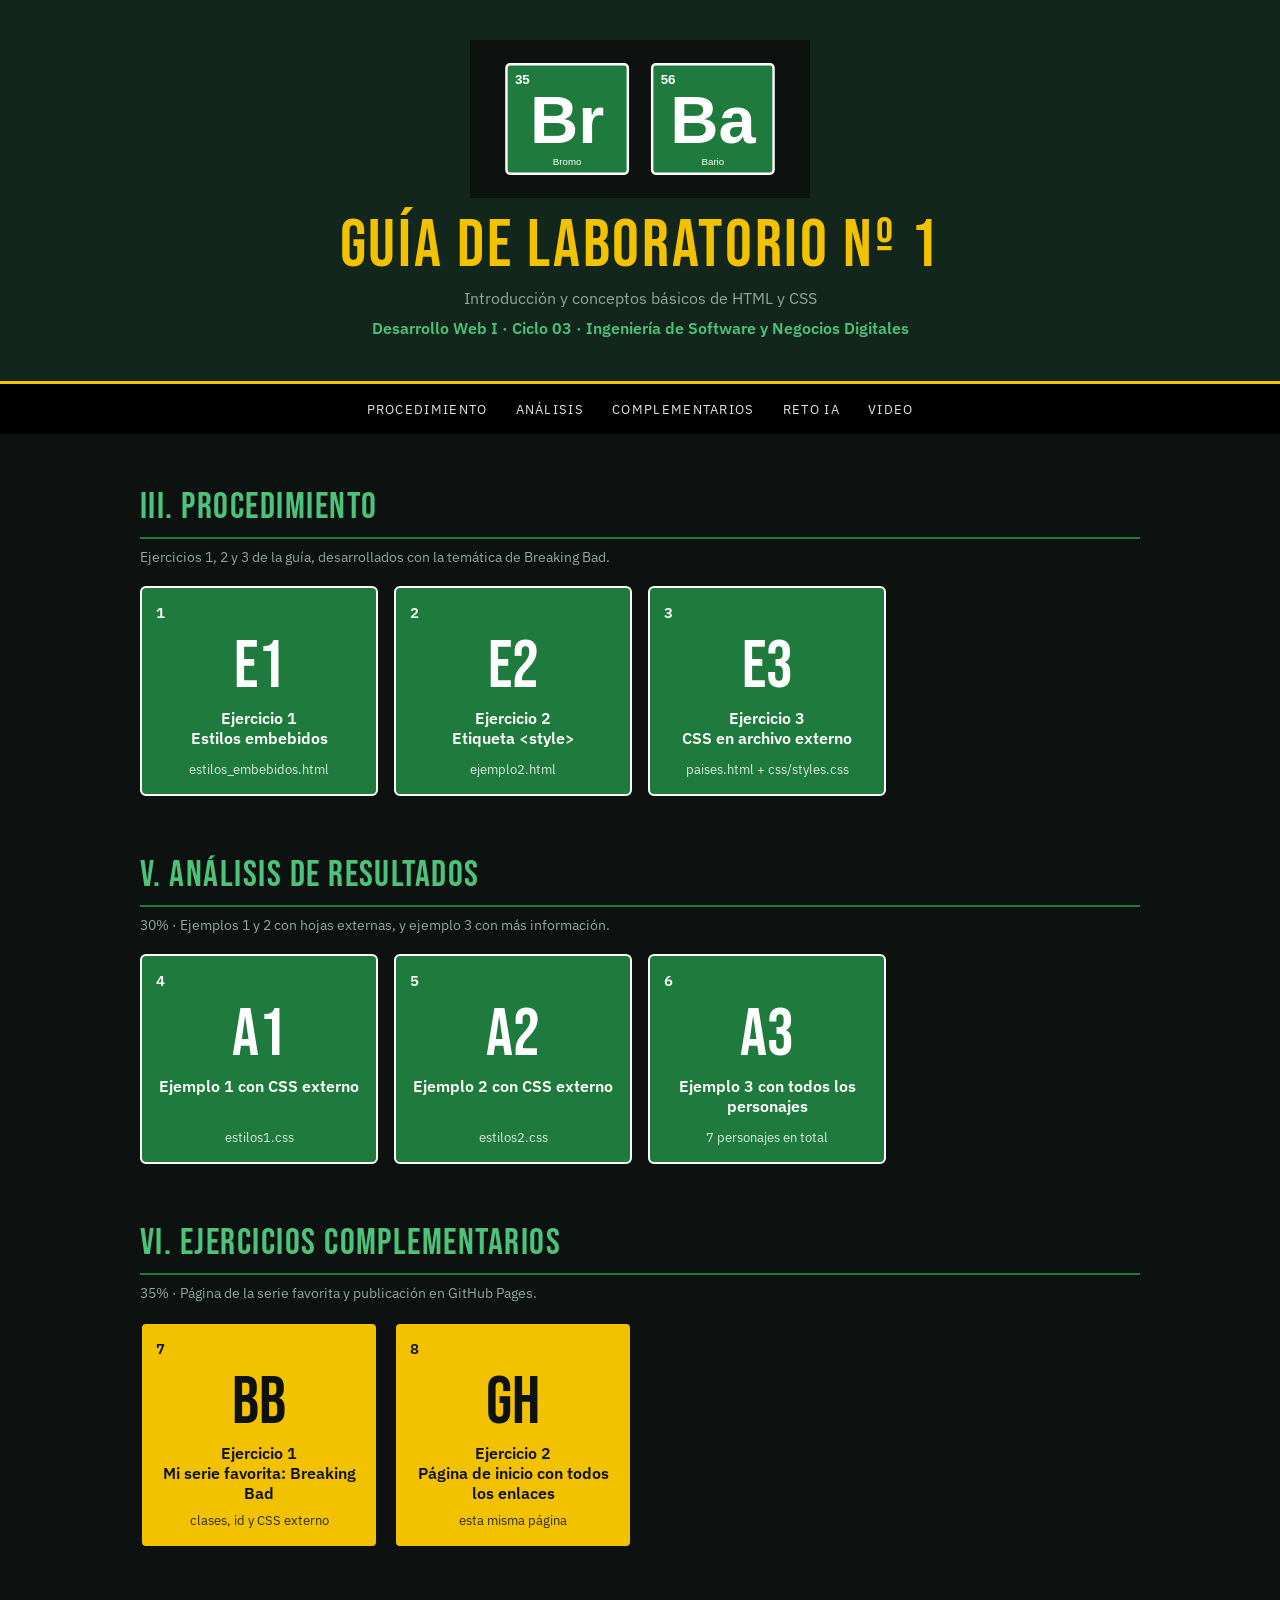
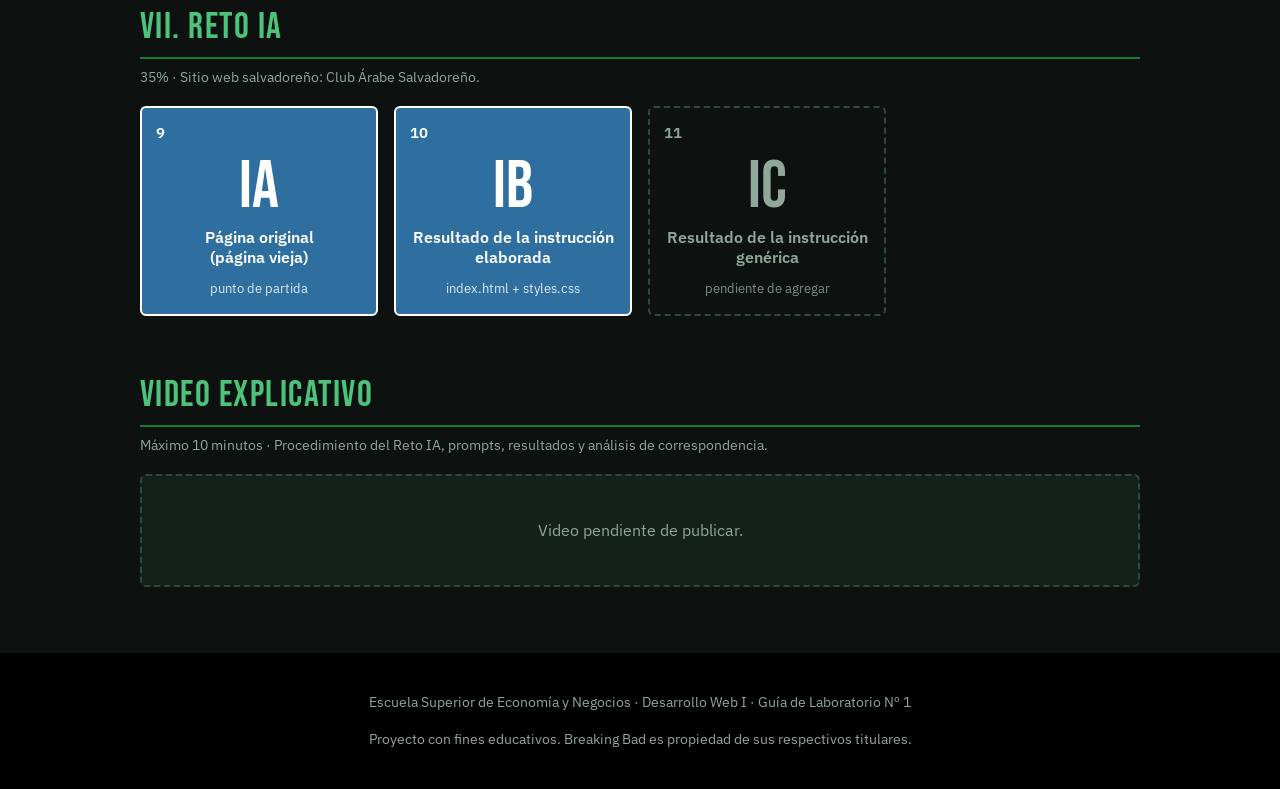
<file: index.html>
<!DOCTYPE html>
<html lang="es">
<head>
    <meta charset="UTF-8">
    <meta name="viewport" content="width=device-width, initial-scale=1.0">
    <title>Guía 1 | Desarrollo Web I | Breaking Bad</title>
    <meta name="description" content="Repositorio de la Guía de Laboratorio Nº 1 de Desarrollo Web I: ejercicios de HTML y CSS con tema Breaking Bad y Reto IA.">
    <link rel="preconnect" href="https://fonts.googleapis.com">
    <link rel="preconnect" href="https://fonts.gstatic.com" crossorigin>
    <link href="https://fonts.googleapis.com/css2?family=Bebas+Neue&family=IBM+Plex+Sans:wght@400;600&display=swap" rel="stylesheet">
    <link rel="stylesheet" href="assets/css/portal.css">
</head>
<body id="top">

    <header class="hero">
        <div class="wrap">
            <img src="assets/img/breaking-bad-logo.svg" alt="Logo Br Ba de Breaking Bad">
            <h1>Guía de Laboratorio Nº 1</h1>
            <p>Introducción y conceptos básicos de HTML y CSS</p>
            <p class="materia">Desarrollo Web I · Ciclo 03 · Ingeniería de Software y Negocios Digitales</p>
        </div>
    </header>

    <nav class="indice" aria-label="Índice">
        <a href="#procedimiento">Procedimiento</a>
        <a href="#analisis">Análisis</a>
        <a href="#complementarios">Complementarios</a>
        <a href="#reto-ia">Reto IA</a>
        <a href="#video">Video</a>
    </nav>

    <main class="wrap">

        <!-- III. PROCEDIMIENTO -->
        <section id="procedimiento" class="grupo">
            <h2>III. Procedimiento</h2>
            <p class="peso">Ejercicios 1, 2 y 3 de la guía, desarrollados con la temática de Breaking Bad.</p>
            <div class="elementos">
                <a class="elemento" href="guia1/ejercicio1/estilos_embebidos.html">
                    <span class="num">1</span>
                    <span class="simbolo">E1</span>
                    <span class="nombre">Ejercicio 1<br>Estilos embebidos</span>
                    <span class="detalle">estilos_embebidos.html</span>
                </a>
                <a class="elemento" href="guia1/ejercicio2/ejemplo2.html">
                    <span class="num">2</span>
                    <span class="simbolo">E2</span>
                    <span class="nombre">Ejercicio 2<br>Etiqueta &lt;style&gt;</span>
                    <span class="detalle">ejemplo2.html</span>
                </a>
                <a class="elemento" href="guia1/ejercicio3/paises.html">
                    <span class="num">3</span>
                    <span class="simbolo">E3</span>
                    <span class="nombre">Ejercicio 3<br>CSS en archivo externo</span>
                    <span class="detalle">paises.html + css/styles.css</span>
                </a>
            </div>
        </section>

        <!-- V. ANÁLISIS DE RESULTADOS -->
        <section id="analisis" class="grupo">
            <h2>V. Análisis de resultados</h2>
            <p class="peso">30% · Ejemplos 1 y 2 con hojas externas, y ejemplo 3 con más información.</p>
            <div class="elementos">
                <a class="elemento" href="guia1/ejercicio1/estilos_externos.html">
                    <span class="num">4</span>
                    <span class="simbolo">A1</span>
                    <span class="nombre">Ejemplo 1 con CSS externo</span>
                    <span class="detalle">estilos1.css</span>
                </a>
                <a class="elemento" href="guia1/ejercicio2/ejemplo2_externo.html">
                    <span class="num">5</span>
                    <span class="simbolo">A2</span>
                    <span class="nombre">Ejemplo 2 con CSS externo</span>
                    <span class="detalle">estilos2.css</span>
                </a>
                <a class="elemento" href="guia1/ejercicio3/paises.html#personajes-restantes">
                    <span class="num">6</span>
                    <span class="simbolo">A3</span>
                    <span class="nombre">Ejemplo 3 con todos los personajes</span>
                    <span class="detalle">7 personajes en total</span>
                </a>
            </div>
        </section>

        <!-- VI. EJERCICIOS COMPLEMENTARIOS -->
        <section id="complementarios" class="grupo">
            <h2>VI. Ejercicios complementarios</h2>
            <p class="peso">35% · Página de la serie favorita y publicación en GitHub Pages.</p>
            <div class="elementos">
                <a class="elemento amarillo" href="guia1/complementario/index.html">
                    <span class="num">7</span>
                    <span class="simbolo">Bb</span>
                    <span class="nombre">Ejercicio 1<br>Mi serie favorita: Breaking Bad</span>
                    <span class="detalle">clases, id y CSS externo</span>
                </a>
                <a class="elemento amarillo" href="#top">
                    <span class="num">8</span>
                    <span class="simbolo">Gh</span>
                    <span class="nombre">Ejercicio 2<br>Página de inicio con todos los enlaces</span>
                    <span class="detalle">esta misma página</span>
                </a>
            </div>
        </section>

        <!-- VII. RETO IA -->
        <section id="reto-ia" class="grupo">
            <h2>VII. Reto IA</h2>
            <p class="peso">35% · Sitio web salvadoreño: Club Árabe Salvadoreño.</p>
            <div class="elementos">
                <a class="elemento azul" href="reto-ia/pagina-vieja/index.html">
                    <span class="num">9</span>
                    <span class="simbolo">Ia</span>
                    <span class="nombre">Página original<br>(página vieja)</span>
                    <span class="detalle">punto de partida</span>
                </a>
                <a class="elemento azul" href="reto-ia/index.html">
                    <span class="num">10</span>
                    <span class="simbolo">Ib</span>
                    <span class="nombre">Resultado de la instrucción elaborada</span>
                    <span class="detalle">index.html + styles.css</span>
                </a>
                <div class="elemento pendiente">
                    <span class="num">11</span>
                    <span class="simbolo">Ic</span>
                    <span class="nombre">Resultado de la instrucción genérica</span>
                    <span class="detalle">pendiente de agregar</span>
                </div>
            </div>
        </section>

        <!-- Video explicativo -->
        <section id="video" class="grupo">
            <h2>Video explicativo</h2>
            <p class="peso">Máximo 10 minutos · Procedimiento del Reto IA, prompts, resultados y análisis de correspondencia.</p>
            <div class="video-caja">
                <p>Video pendiente de publicar.</p>
                <!-- Cuando el video esté en YouTube, reemplazar este bloque por:
                <iframe src="https://www.youtube.com/embed/ID_DEL_VIDEO" title="Video explicativo del Reto IA" allowfullscreen></iframe>
                -->
            </div>
        </section>

    </main>

    <footer>
        <p>Escuela Superior de Economía y Negocios · Desarrollo Web I · Guía de Laboratorio Nº 1</p>
        <p>Proyecto con fines educativos. Breaking Bad es propiedad de sus respectivos titulares.</p>
    </footer>

</body>
</html>
</file>
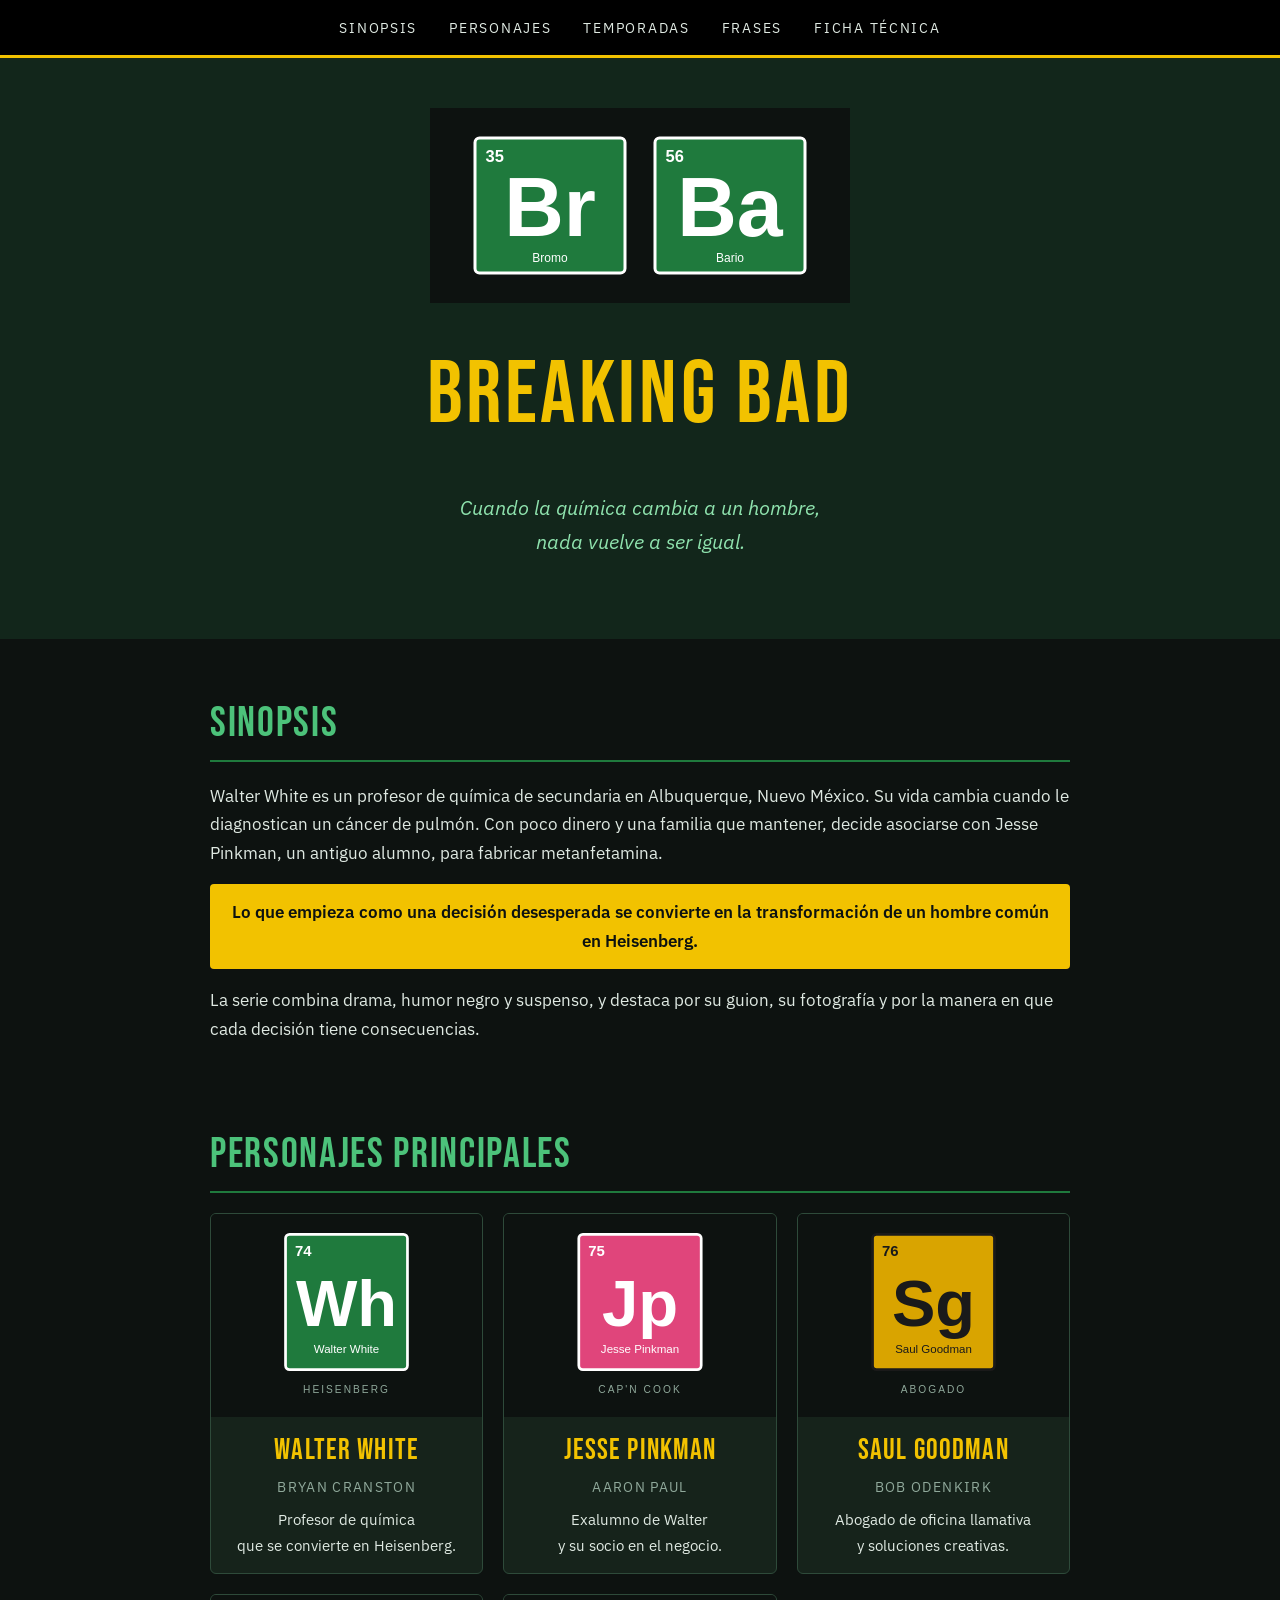
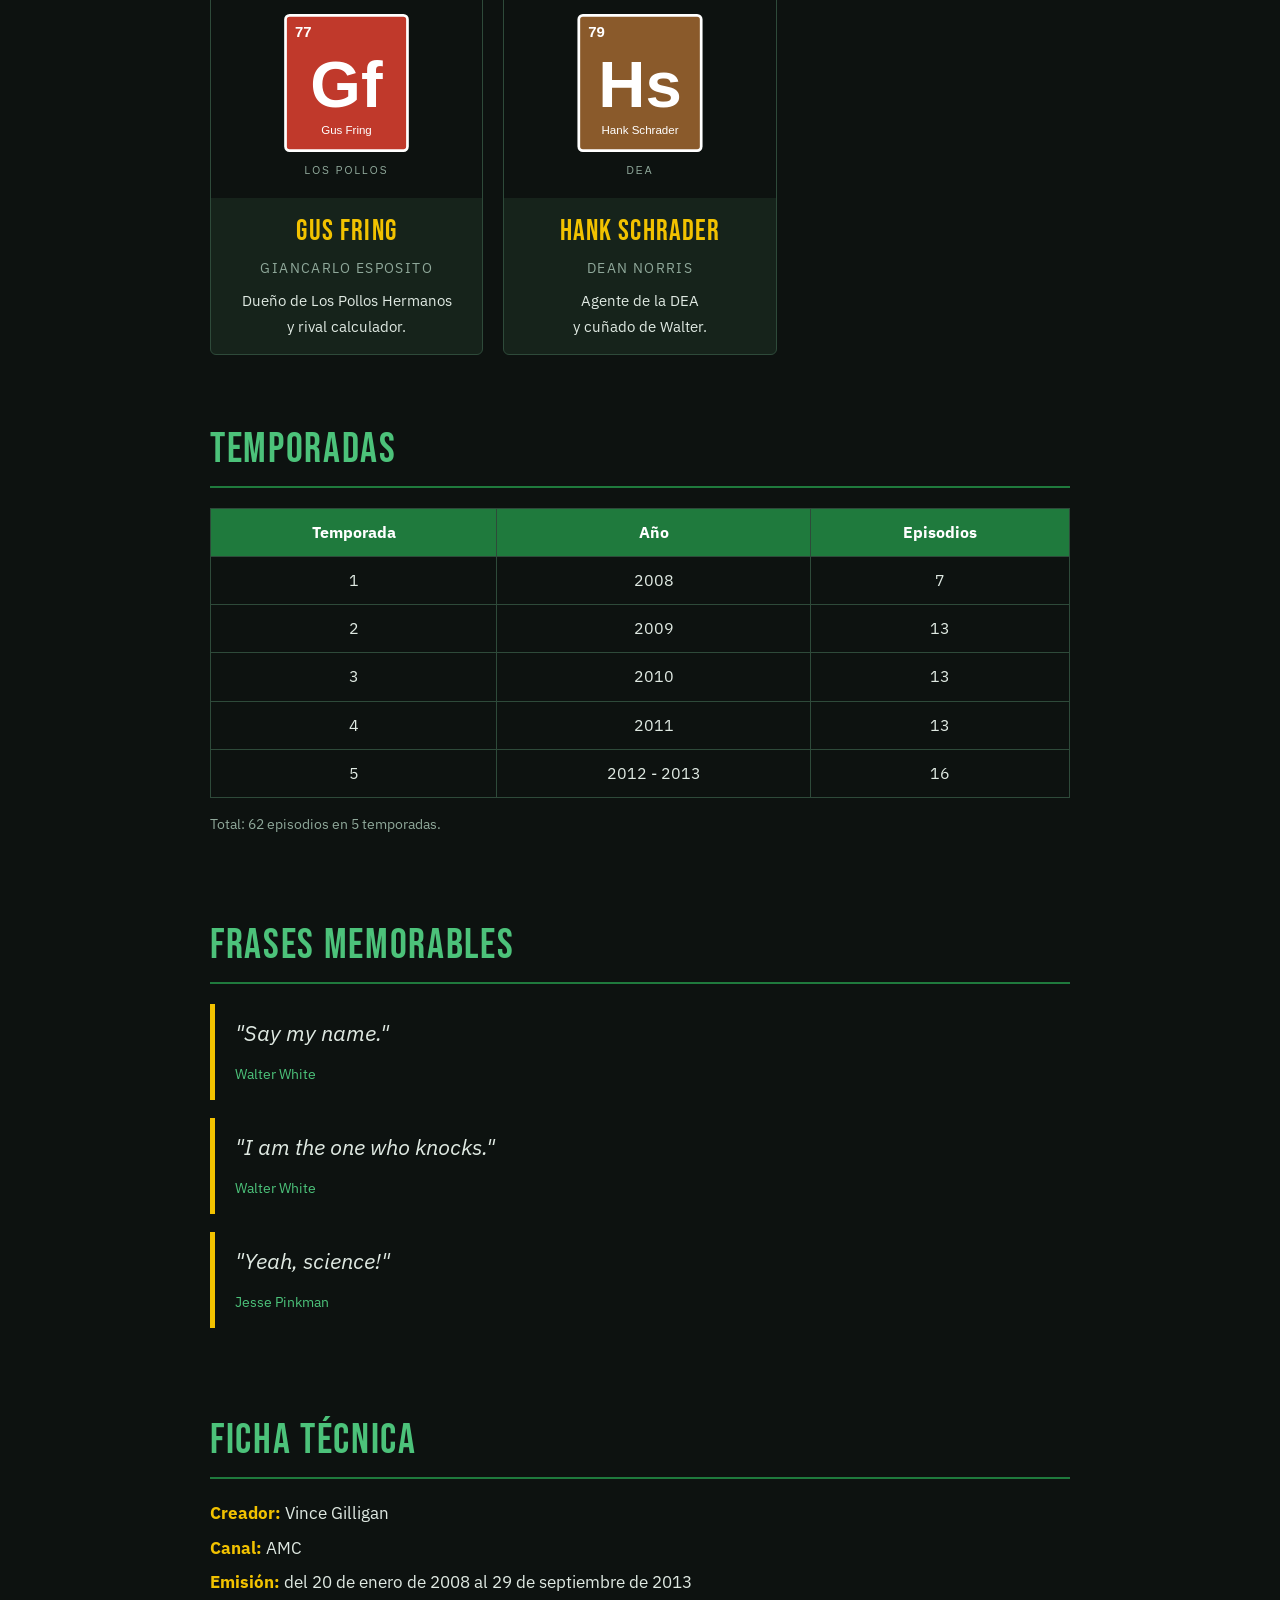
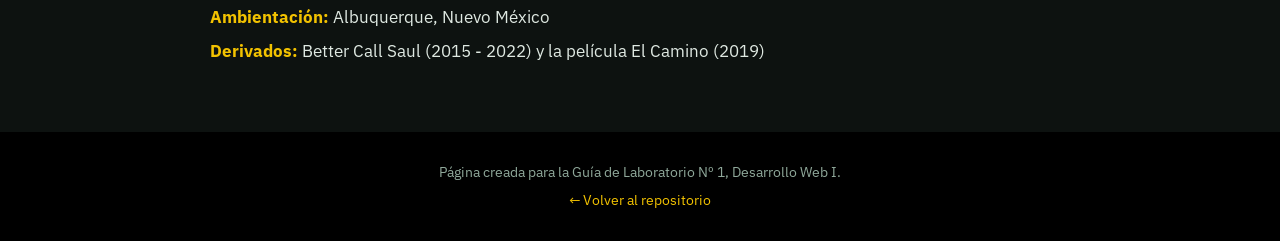
<file: guia1/complementario/index.html>
<!DOCTYPE html>
<html lang="es">
<head>
    <meta charset="UTF-8">
    <meta name="viewport" content="width=device-width, initial-scale=1.0">
    <title>Breaking Bad | Mi serie favorita</title>
    <link rel="preconnect" href="https://fonts.googleapis.com">
    <link rel="preconnect" href="https://fonts.gstatic.com" crossorigin>
    <link href="https://fonts.googleapis.com/css2?family=Bebas+Neue&family=IBM+Plex+Sans:wght@400;600&display=swap" rel="stylesheet">
    <!-- Hoja de estilo externa -->
    <link rel="stylesheet" href="css/serie.css">
</head>
<body>

    <!-- Menú (los enlaces usan los id de cada sección) -->
    <nav class="menu">
        <a href="#sinopsis">Sinopsis</a>
        <a href="#personajes">Personajes</a>
        <a href="#temporadas">Temporadas</a>
        <a href="#frases">Frases</a>
        <a href="#ficha">Ficha técnica</a>
    </nav>

    <header id="inicio" class="portada">
        <img src="../../assets/img/breaking-bad-logo.svg" alt="Logo Br Ba de Breaking Bad" class="portada-logo">
        <h1 class="titulo-serie">Breaking Bad</h1>
        <p class="lema">Cuando la química cambia a un hombre,<br>nada vuelve a ser igual.</p>
    </header>

    <main>

        <section id="sinopsis" class="bloque">
            <h2 class="titulo-seccion">Sinopsis</h2>
            <p>Walter White es un profesor de química de secundaria en Albuquerque, Nuevo México. Su vida cambia cuando le diagnostican un cáncer de pulmón. Con poco dinero y una familia que mantener, decide asociarse con Jesse Pinkman, un antiguo alumno, para fabricar metanfetamina.</p>
            <p id="destacado">Lo que empieza como una decisión desesperada se convierte en la transformación de un hombre común en Heisenberg.</p>
            <p>La serie combina drama, humor negro y suspenso, y destaca por su guion, su fotografía y por la manera en que cada decisión tiene consecuencias.</p>
        </section>

        <section id="personajes" class="bloque">
            <h2 class="titulo-seccion">Personajes principales</h2>
            <div class="tarjetas">

                <article class="tarjeta">
                    <img src="../../assets/img/walter-white.svg" alt="Walter White" class="foto">
                    <h3 class="nombre">Walter White</h3>
                    <p class="actor">Bryan Cranston</p>
                    <p class="descripcion">Profesor de química<br>que se convierte en Heisenberg.</p>
                </article>

                <article class="tarjeta">
                    <img src="../../assets/img/jesse-pinkman.svg" alt="Jesse Pinkman" class="foto">
                    <h3 class="nombre">Jesse Pinkman</h3>
                    <p class="actor">Aaron Paul</p>
                    <p class="descripcion">Exalumno de Walter<br>y su socio en el negocio.</p>
                </article>

                <article class="tarjeta">
                    <img src="../../assets/img/saul-goodman.svg" alt="Saul Goodman" class="foto">
                    <h3 class="nombre">Saul Goodman</h3>
                    <p class="actor">Bob Odenkirk</p>
                    <p class="descripcion">Abogado de oficina llamativa<br>y soluciones creativas.</p>
                </article>

                <article class="tarjeta">
                    <img src="../../assets/img/gus-fring.svg" alt="Gus Fring" class="foto">
                    <h3 class="nombre">Gus Fring</h3>
                    <p class="actor">Giancarlo Esposito</p>
                    <p class="descripcion">Dueño de Los Pollos Hermanos<br>y rival calculador.</p>
                </article>

                <article class="tarjeta">
                    <img src="../../assets/img/hank-schrader.svg" alt="Hank Schrader" class="foto">
                    <h3 class="nombre">Hank Schrader</h3>
                    <p class="actor">Dean Norris</p>
                    <p class="descripcion">Agente de la DEA<br>y cuñado de Walter.</p>
                </article>

            </div>
        </section>

        <section id="temporadas" class="bloque">
            <h2 class="titulo-seccion">Temporadas</h2>
            <table class="tabla-temporadas">
                <thead>
                    <tr>
                        <th>Temporada</th>
                        <th>Año</th>
                        <th>Episodios</th>
                    </tr>
                </thead>
                <tbody>
                    <tr><td>1</td><td>2008</td><td>7</td></tr>
                    <tr><td>2</td><td>2009</td><td>13</td></tr>
                    <tr><td>3</td><td>2010</td><td>13</td></tr>
                    <tr><td>4</td><td>2011</td><td>13</td></tr>
                    <tr><td>5</td><td>2012 - 2013</td><td>16</td></tr>
                </tbody>
            </table>
            <p class="nota">Total: 62 episodios en 5 temporadas.</p>
        </section>

        <section id="frases" class="bloque">
            <h2 class="titulo-seccion">Frases memorables</h2>
            <blockquote class="frase">"Say my name."<br><span class="autor-frase">Walter White</span></blockquote>
            <blockquote class="frase">"I am the one who knocks."<br><span class="autor-frase">Walter White</span></blockquote>
            <blockquote class="frase">"Yeah, science!"<br><span class="autor-frase">Jesse Pinkman</span></blockquote>
        </section>

        <section id="ficha" class="bloque">
            <h2 class="titulo-seccion">Ficha técnica</h2>
            <p class="dato"><strong>Creador:</strong> Vince Gilligan</p>
            <p class="dato"><strong>Canal:</strong> AMC</p>
            <p class="dato"><strong>Emisión:</strong> del 20 de enero de 2008 al 29 de septiembre de 2013</p>
            <p class="dato"><strong>Ambientación:</strong> Albuquerque, Nuevo México</p>
            <p class="dato"><strong>Derivados:</strong> Better Call Saul (2015 - 2022) y la película El Camino (2019)</p>
        </section>

    </main>

    <footer class="pie">
        <p>Página creada para la Guía de Laboratorio Nº 1, Desarrollo Web I.</p>
        <p><a href="../../index.html">← Volver al repositorio</a></p>
    </footer>

</body>
</html>
</file>
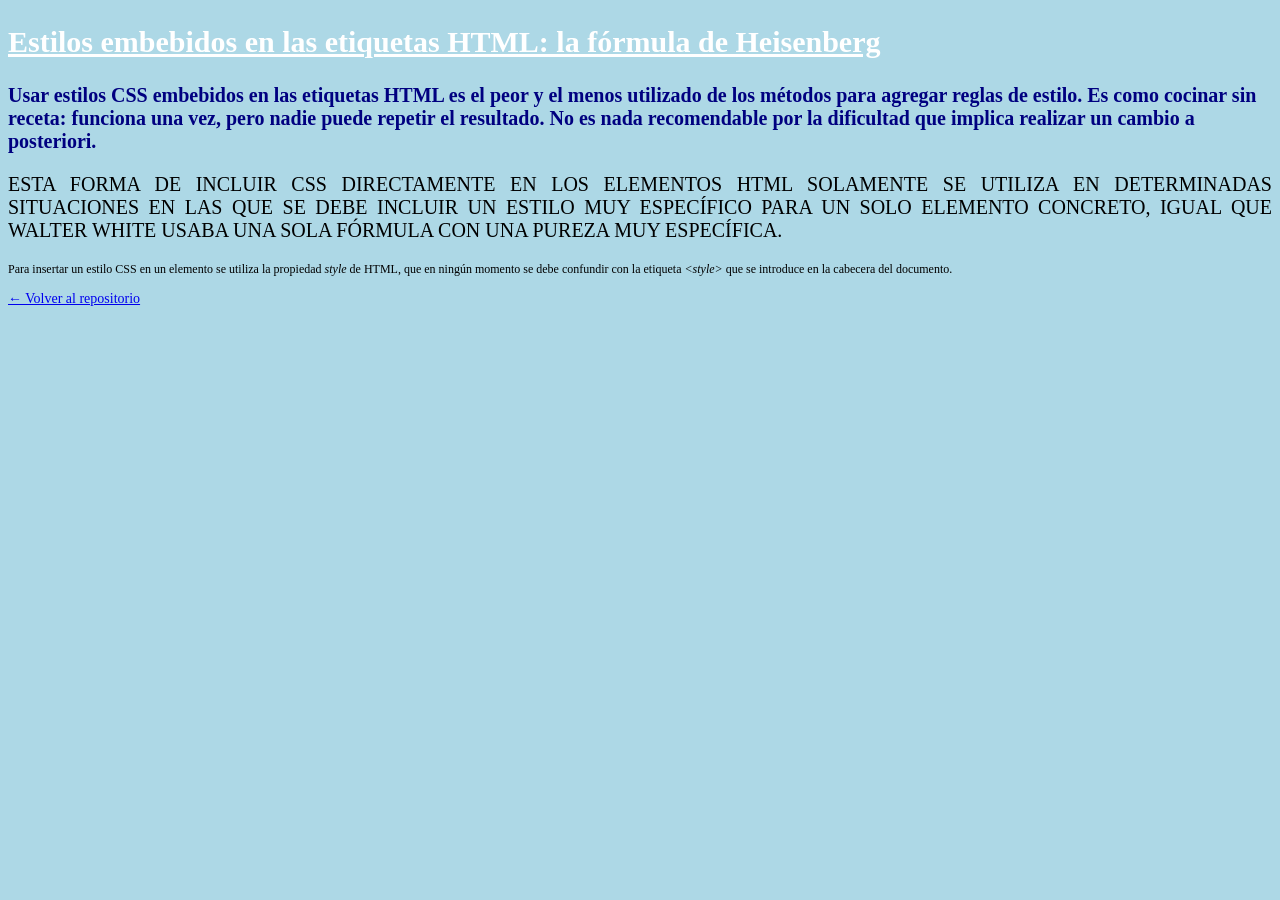
<file: guia1/ejercicio1/estilos_embebidos.html>
<!DOCTYPE html>
<html lang="es">
<head>
    <meta charset="UTF-8">
    <meta name="viewport" content="width=device-width, initial-scale=1.0">
    <title>Estilos Embebidos</title>
</head>

<!-- Paso 8: fondo celeste mediante el atributo style del body -->
<body style="background-color: lightblue">

    <!-- Pasos 10 a 15: todos los estilos van embebidos en las etiquetas -->
    <div style="font-size:20px;">

        <!-- Paso 12: h2 con letra blanca -->
        <h2 style="text-decoration: underline; color: white;">Estilos embebidos en las etiquetas HTML: la fórmula de Heisenberg</h2>

        <!-- Paso 13: primer párrafo en negrita -->
        <p style="color:navy; font-weight: bold;">Usar estilos CSS embebidos en las etiquetas HTML es el peor y el menos utilizado de los métodos para agregar reglas de estilo. Es como cocinar sin receta: funciona una vez, pero nadie puede repetir el resultado. No es nada recomendable por la dificultad que implica realizar un cambio a posteriori.</p>

        <!-- Paso 14: segundo párrafo en mayúsculas (guía) y justificado -->
        <p style="text-transform: uppercase; text-align: justify;">Esta forma de incluir CSS directamente en los elementos HTML solamente se utiliza en determinadas situaciones en las que se debe incluir un estilo muy específico para un solo elemento concreto, igual que Walter White usaba una sola fórmula con una pureza muy específica.</p>

        <!-- Paso 15: tercer párrafo con tamaño de 12 píxeles -->
        <p style="font-size: 12px;">Para insertar un estilo CSS en un elemento se utiliza la propiedad <span style="font-style: italic;">style</span> de HTML, que en ningún momento se debe confundir con la etiqueta <span style="font-style: italic;">&lt;style&gt;</span> que se introduce en la cabecera del documento.</p>

    </div>

    <p style="font-size:14px;"><a href="../../index.html">← Volver al repositorio</a></p>
</body>
</html>
</file>
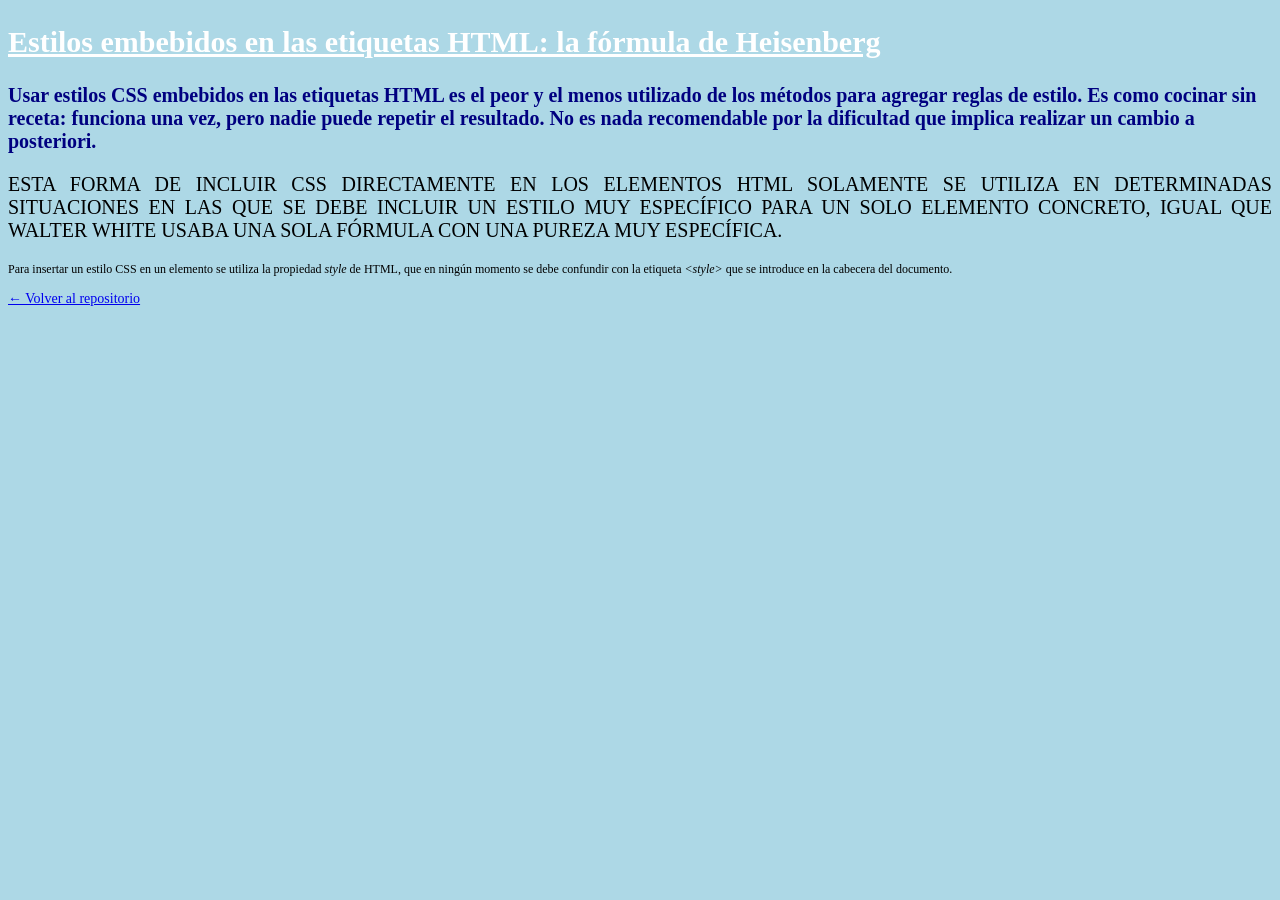
<file: guia1/ejercicio1/estilos_externos.html>
<!DOCTYPE html>
<html lang="es">
<head>
    <meta charset="UTF-8">
    <meta name="viewport" content="width=device-width, initial-scale=1.0">
    <title>Estilos Embebidos (versión con CSS externo)</title>
    <link rel="stylesheet" href="estilos1.css">
</head>

<body>
    <div class="contenedor">

        <h2>Estilos embebidos en las etiquetas HTML: la fórmula de Heisenberg</h2>

        <p class="negrita">Usar estilos CSS embebidos en las etiquetas HTML es el peor y el menos utilizado de los métodos para agregar reglas de estilo. Es como cocinar sin receta: funciona una vez, pero nadie puede repetir el resultado. No es nada recomendable por la dificultad que implica realizar un cambio a posteriori.</p>

        <p class="mayusculas">Esta forma de incluir CSS directamente en los elementos HTML solamente se utiliza en determinadas situaciones en las que se debe incluir un estilo muy específico para un solo elemento concreto, igual que Walter White usaba una sola fórmula con una pureza muy específica.</p>

        <p class="pequeno">Para insertar un estilo CSS en un elemento se utiliza la propiedad <span class="cursiva">style</span> de HTML, que en ningún momento se debe confundir con la etiqueta <span class="cursiva">&lt;style&gt;</span> que se introduce en la cabecera del documento.</p>

    </div>

    <p class="volver"><a href="../../index.html">← Volver al repositorio</a></p>
</body>
</html>
</file>
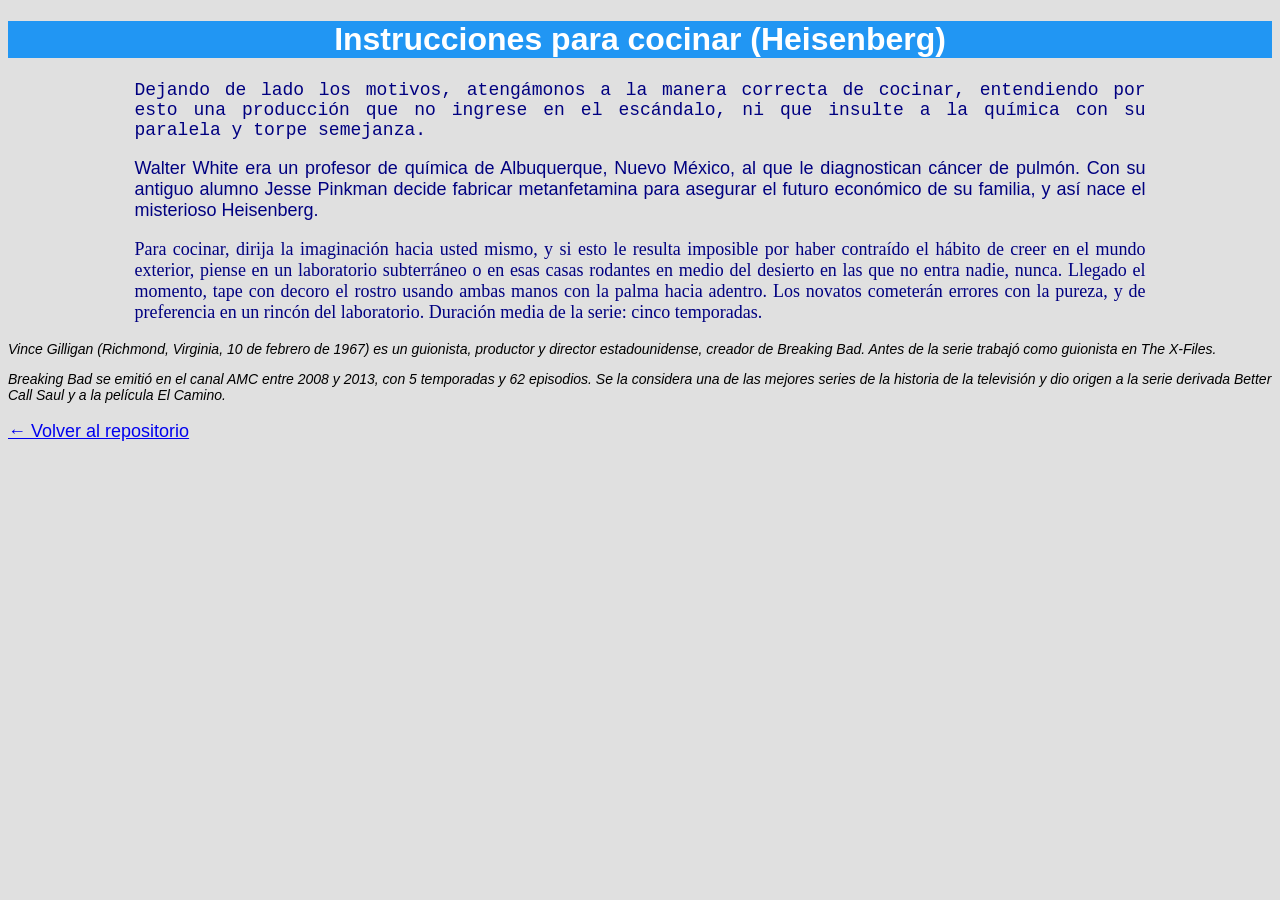
<file: guia1/ejercicio2/ejemplo2.html>
<!DOCTYPE html>
<html lang="es">
<head>
    <meta charset="UTF-8">
    <meta name="viewport" content="width=device-width, initial-scale=1.0">
    <title>Usando la etiqueta style</title>
    <style>
        /* Paso 6: fondo gris claro y tipografía Arial / sans-serif para todo el sitio */
        body {
            background-color: #E0E0E0;
            font-family: Arial, sans-serif;
        }
        
        /* Paso 7: encabezado h1 con fondo azul, letra blanca y centrado */
        h1 {
            background-color: #2196F3;
            color: white;
            text-align: center;
        }
        
        /* Paso 8: div "contenido" centrado y ocupando el 80% de la pantalla */
        div.contenido {
            margin: 0 auto; /* centrando la caja */
            width: 80%;
        }
        
        /* Paso 9: texto de los párrafos con 18 píxeles */
        p {
            font-size: 18px;
        }
        
        /* Paso 10: elementos con clase "cuento" en color navy y justificado */
        .cuento {
            color: navy;
            text-align: justify;
        }
        
        /* Paso 11: una tipografía distinta para cada párrafo del contenido */
        .parrafo1 {
            font-family: "Courier New", monospace;
        }
        
        .parrafo2 {
            font-family: Verdana, Geneva, sans-serif;
        }
        
        .parrafo3 {
            font-family: Georgia, "Times New Roman", Times, serif;
        }
        
        /* Paso 12: todo el div "autor" en cursiva y sus párrafos a 14px */
        div.autor {
            font-style: italic;
        }
        
        p.gilligan {
            font-size: 14px;
        }
    </style>
</head>
<body>
    <h1>Instrucciones para cocinar (Heisenberg)</h1>
    <div class="contenido">
        <p class="cuento parrafo1">Dejando de lado los motivos, atengámonos a la manera correcta de cocinar, entendiendo por esto una producción que no ingrese en el escándalo, ni que insulte a la química con su paralela y torpe semejanza.</p>

        <p class="cuento parrafo2">Walter White era un profesor de química de Albuquerque, Nuevo México, al que le diagnostican cáncer de pulmón. Con su antiguo alumno Jesse Pinkman decide fabricar metanfetamina para asegurar el futuro económico de su familia, y así nace el misterioso Heisenberg.</p>

        <p class="cuento parrafo3">Para cocinar, dirija la imaginación hacia usted mismo, y si esto le resulta imposible por haber contraído el hábito de creer en el mundo exterior, piense en un laboratorio subterráneo o en esas casas rodantes en medio del desierto en las que no entra nadie, nunca. Llegado el momento, tape con decoro el rostro usando ambas manos con la palma hacia adentro. Los novatos cometerán errores con la pureza, y de preferencia en un rincón del laboratorio. Duración media de la serie: cinco temporadas.</p>
    </div>

    <div class="autor">
        <p class="gilligan">Vince Gilligan (Richmond, Virginia, 10 de febrero de 1967) es un guionista, productor y director estadounidense, creador de Breaking Bad. Antes de la serie trabajó como guionista en The X-Files.</p>
        <p class="gilligan">Breaking Bad se emitió en el canal AMC entre 2008 y 2013, con 5 temporadas y 62 episodios. Se la considera una de las mejores series de la historia de la televisión y dio origen a la serie derivada Better Call Saul y a la película El Camino.</p>
    </div>

    <p><a href="../../index.html">← Volver al repositorio</a></p>
</body>
</html>
</file>
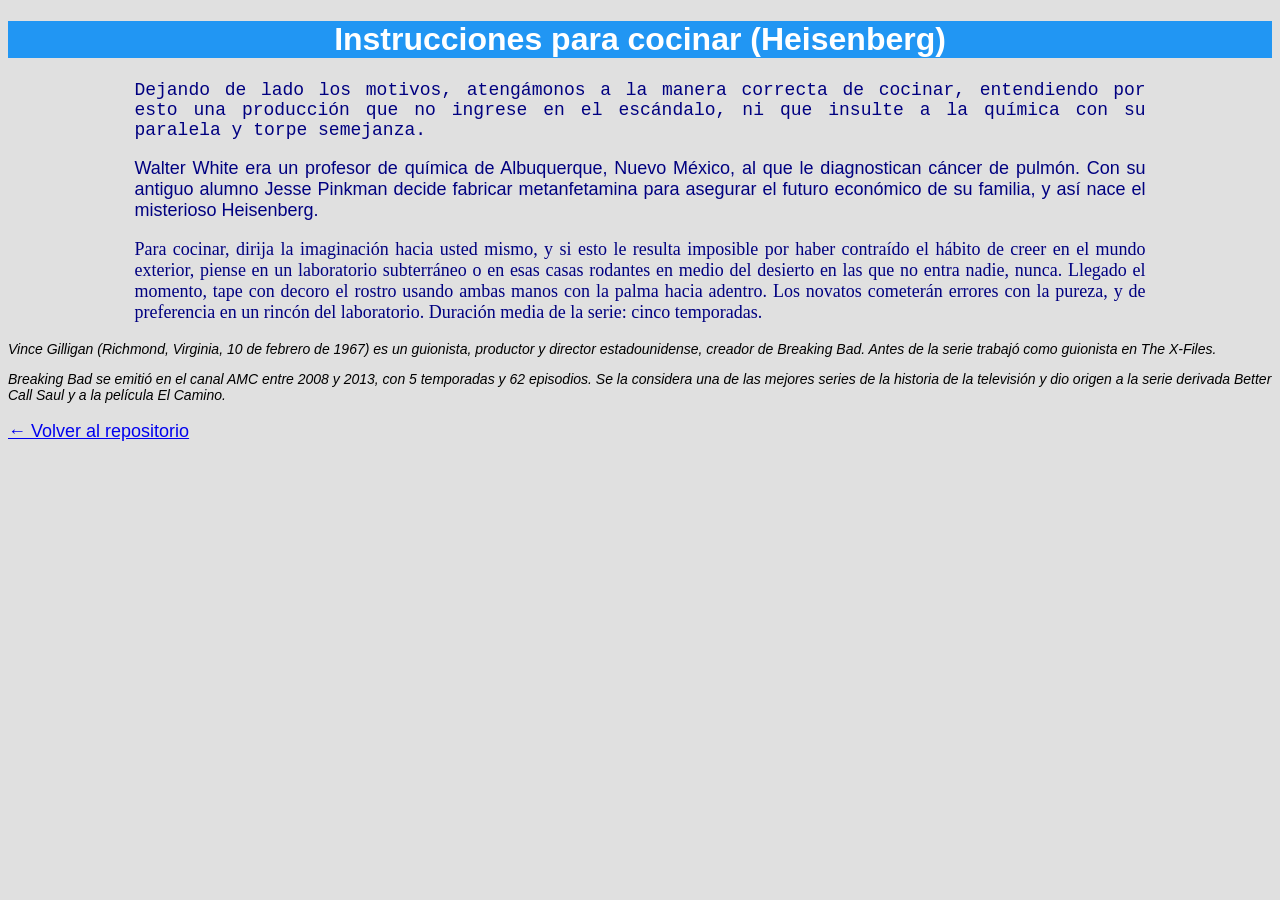
<file: guia1/ejercicio2/ejemplo2_externo.html>
<!DOCTYPE html>
<html lang="es">
<head>
    <meta charset="UTF-8">
    <meta name="viewport" content="width=device-width, initial-scale=1.0">
    <title>Usando una hoja de estilo externa</title>
    <link rel="stylesheet" href="estilos2.css">
</head>
<body>
    <h1>Instrucciones para cocinar (Heisenberg)</h1>
    <div class="contenido">
        <p class="cuento parrafo1">Dejando de lado los motivos, atengámonos a la manera correcta de cocinar, entendiendo por esto una producción que no ingrese en el escándalo, ni que insulte a la química con su paralela y torpe semejanza.</p>

        <p class="cuento parrafo2">Walter White era un profesor de química de Albuquerque, Nuevo México, al que le diagnostican cáncer de pulmón. Con su antiguo alumno Jesse Pinkman decide fabricar metanfetamina para asegurar el futuro económico de su familia, y así nace el misterioso Heisenberg.</p>

        <p class="cuento parrafo3">Para cocinar, dirija la imaginación hacia usted mismo, y si esto le resulta imposible por haber contraído el hábito de creer en el mundo exterior, piense en un laboratorio subterráneo o en esas casas rodantes en medio del desierto en las que no entra nadie, nunca. Llegado el momento, tape con decoro el rostro usando ambas manos con la palma hacia adentro. Los novatos cometerán errores con la pureza, y de preferencia en un rincón del laboratorio. Duración media de la serie: cinco temporadas.</p>
    </div>

    <div class="autor">
        <p class="gilligan">Vince Gilligan (Richmond, Virginia, 10 de febrero de 1967) es un guionista, productor y director estadounidense, creador de Breaking Bad. Antes de la serie trabajó como guionista en The X-Files.</p>
        <p class="gilligan">Breaking Bad se emitió en el canal AMC entre 2008 y 2013, con 5 temporadas y 62 episodios. Se la considera una de las mejores series de la historia de la televisión y dio origen a la serie derivada Better Call Saul y a la película El Camino.</p>
    </div>

    <p><a href="../../index.html">← Volver al repositorio</a></p>
</body>
</html>
</file>
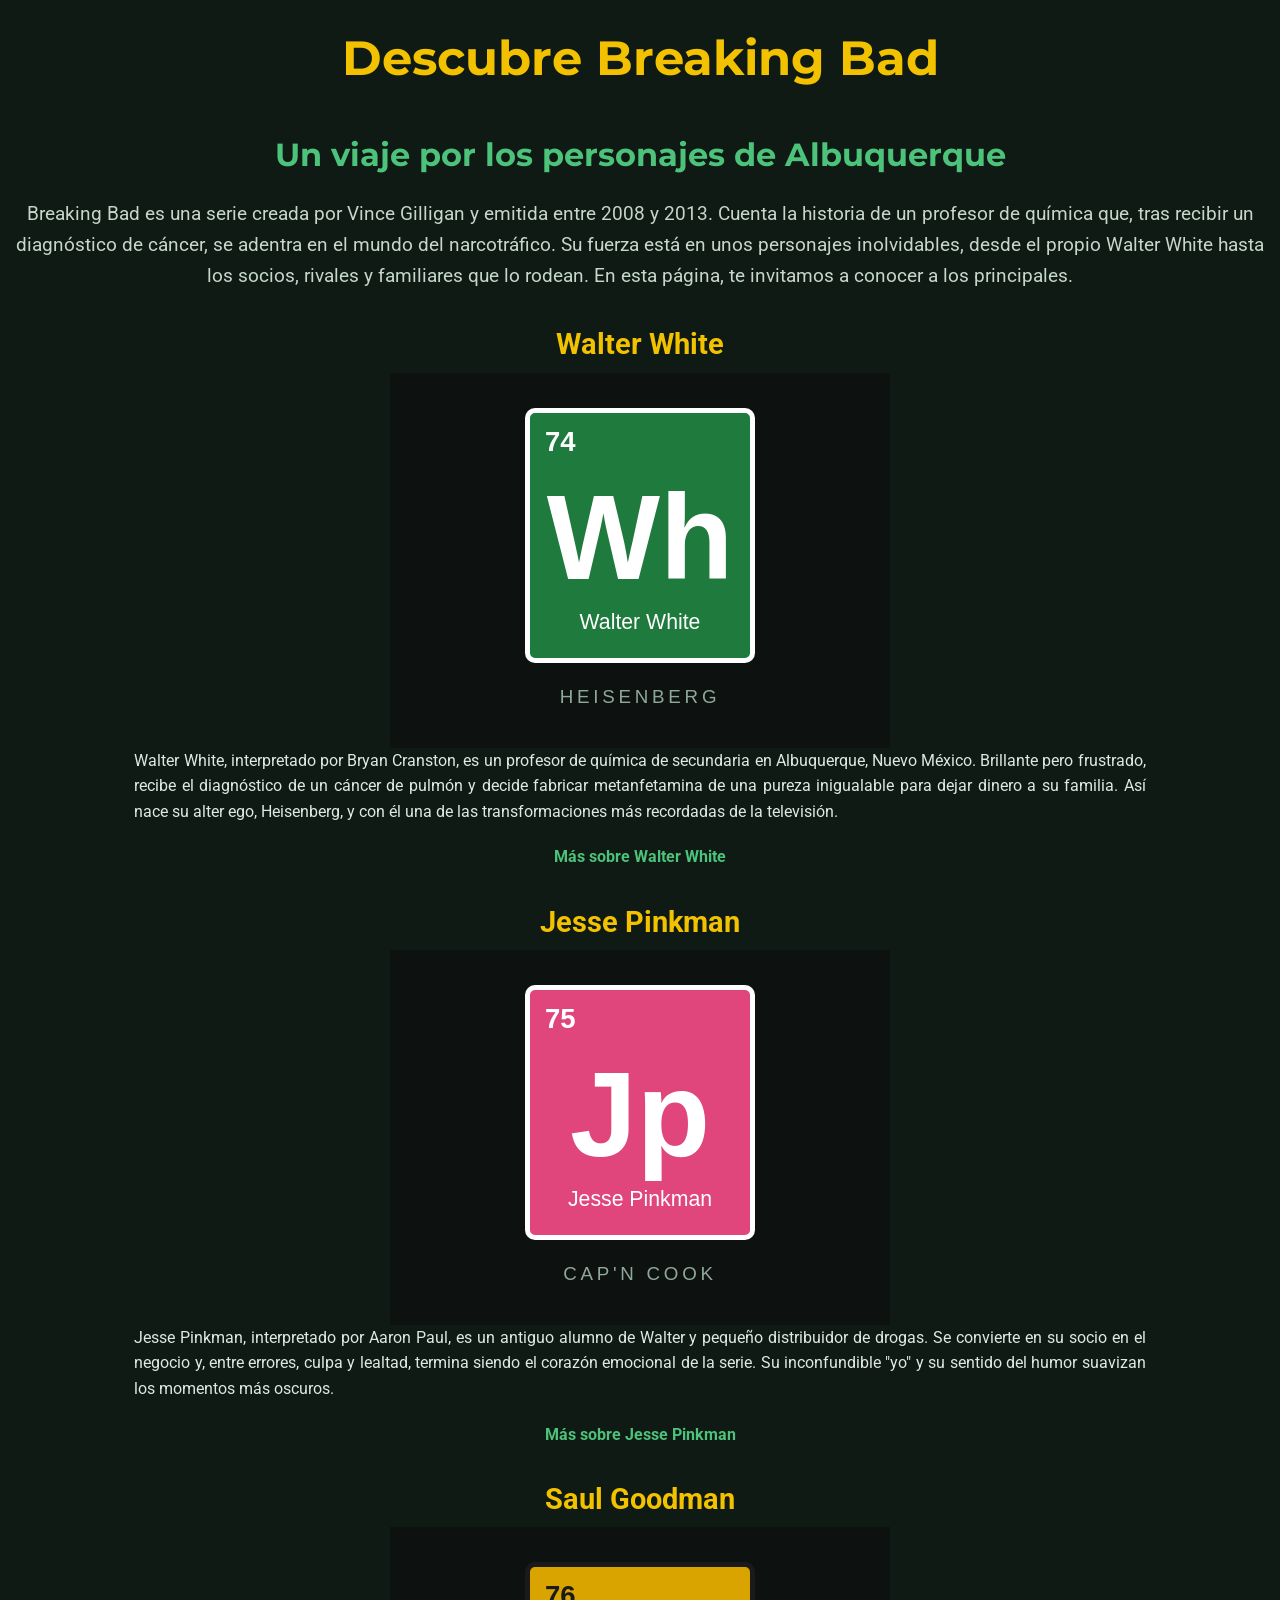
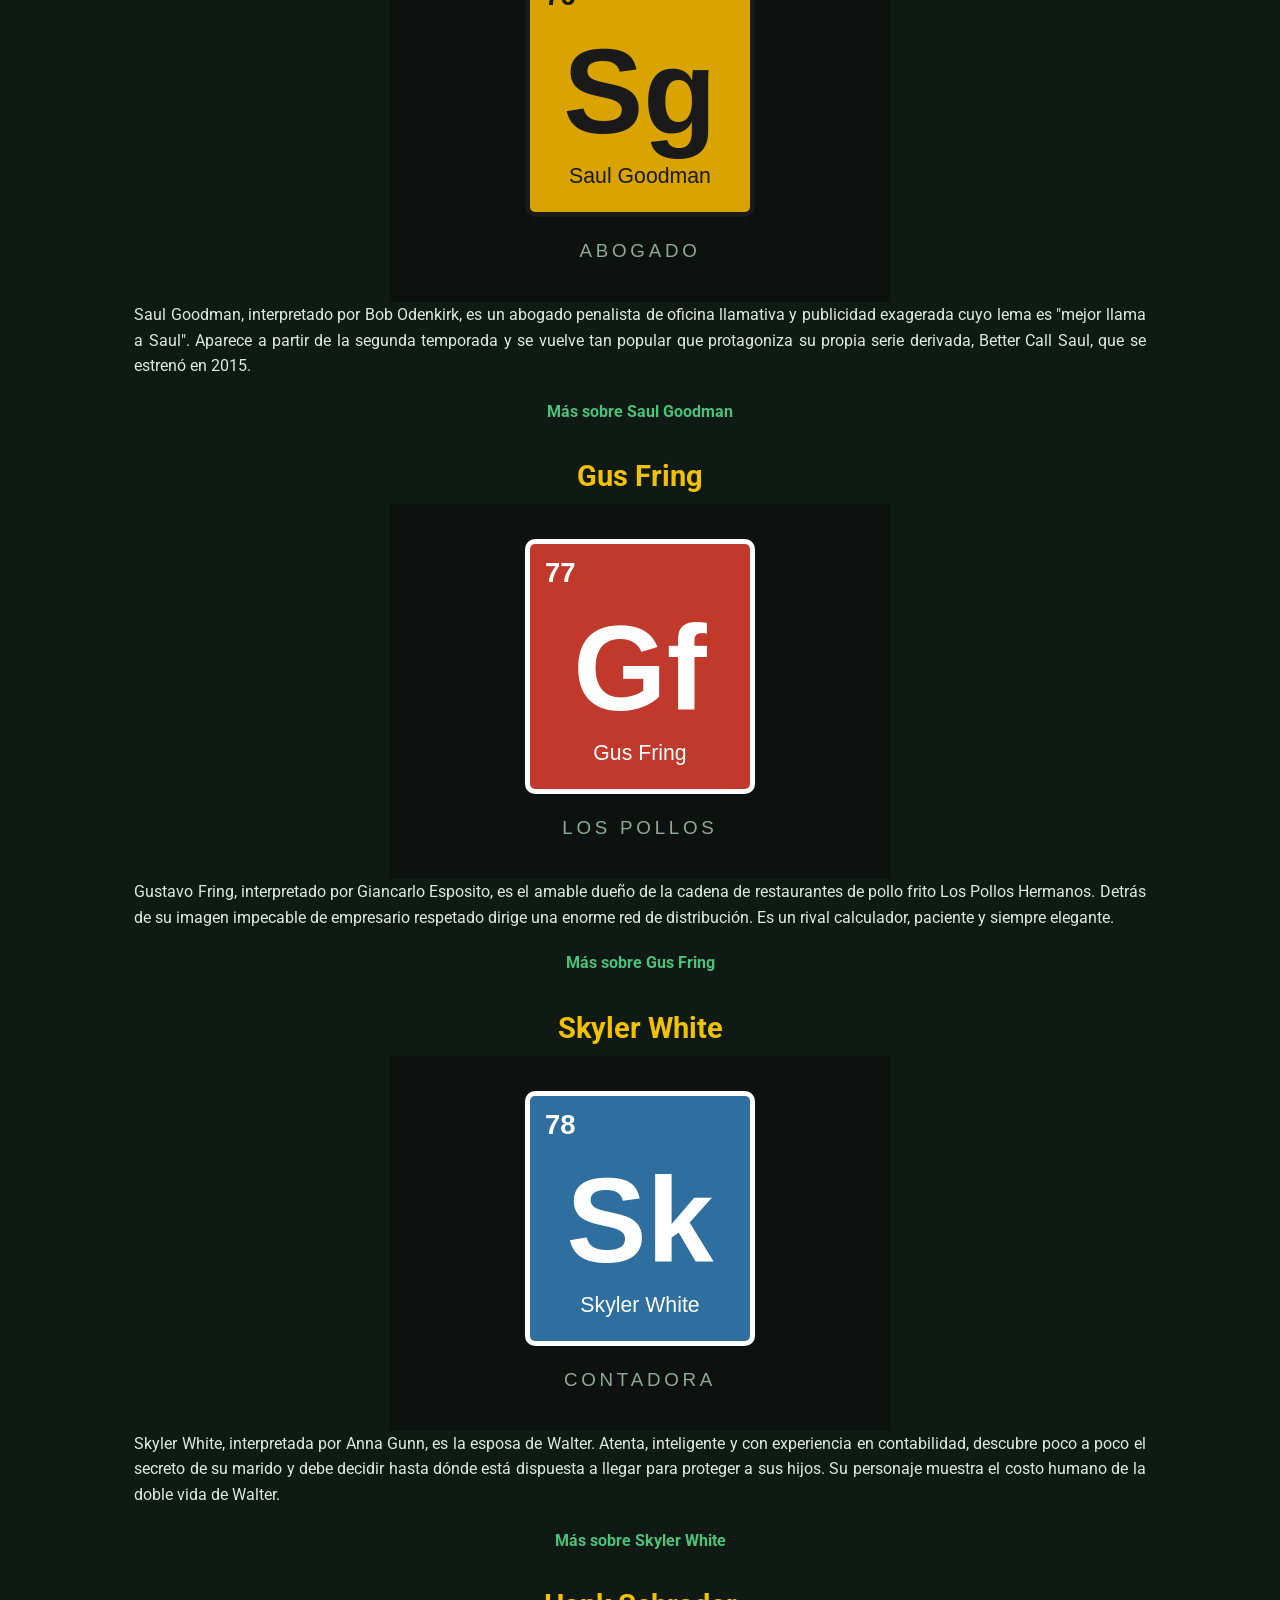
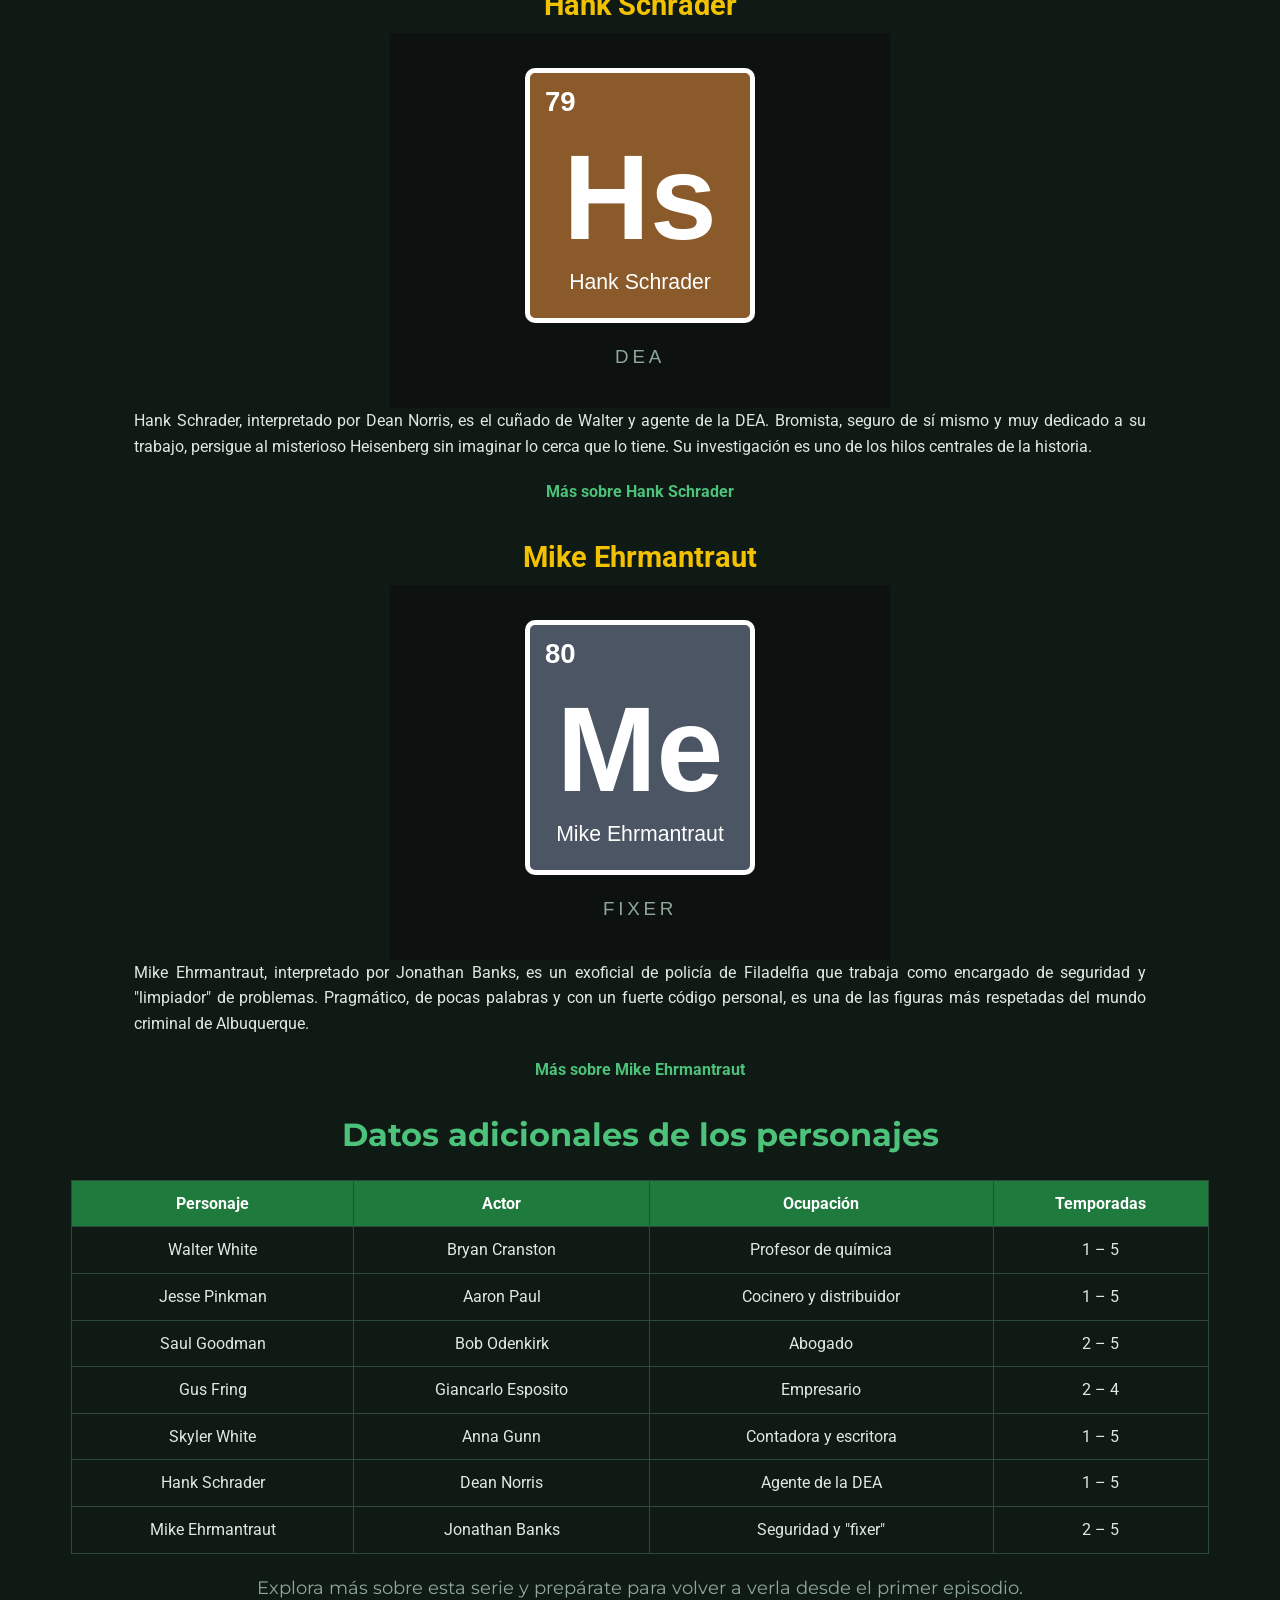
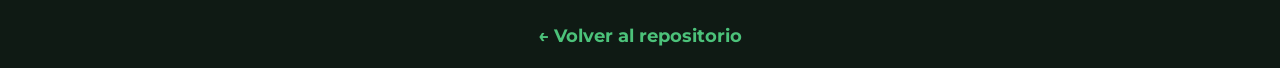
<file: guia1/ejercicio3/paises.html>
<!DOCTYPE html>
<html lang="es">
<head>
    <meta charset="UTF-8">
    <meta name="viewport" content="width=device-width, initial-scale=1.0">
    <title>Breaking Bad - Personajes y Reparto</title>
    <!-- Cargar fuentes de Google Fonts -->
    <link href="https://fonts.googleapis.com/css2?family=Roboto:wght@400;700&family=Montserrat:wght@600&display=swap" rel="stylesheet">
    <!-- Paso 4: hoja de estilo externa (carpeta css, al mismo nivel que este archivo) -->
    <link rel="stylesheet" href="css/styles.css">
</head>
<body>
    <header>
        <h1 class="main-title">Descubre Breaking Bad</h1>
        <h2 class="subtitle">Un viaje por los personajes de Albuquerque</h2>
    </header>

    <section class="intro">
        <p class="intro-text">
            Breaking Bad es una serie creada por Vince Gilligan y emitida entre 2008 y 2013. Cuenta la historia de un profesor de química que, tras recibir un diagnóstico de cáncer, se adentra en el mundo del narcotráfico. Su fuerza está en unos personajes inolvidables, desde el propio Walter White hasta los socios, rivales y familiares que lo rodean. En esta página, te invitamos a conocer a los principales.
        </p>
    </section>

    <section class="country-section">
        <article>
            <h3>Walter White</h3>
            <img src="../../assets/img/walter-white.svg" alt="Imagen de Walter White" class="country-image">
            <p>
                Walter White, interpretado por Bryan Cranston, es un profesor de química de secundaria en Albuquerque, Nuevo México. Brillante pero frustrado, recibe el diagnóstico de un cáncer de pulmón y decide fabricar metanfetamina de una pureza inigualable para dejar dinero a su familia. Así nace su alter ego, Heisenberg, y con él una de las transformaciones más recordadas de la televisión.
            </p>
            <a href="https://es.wikipedia.org/w/index.php?search=Walter+White+Breaking+Bad" target="_blank" rel="noopener">Más sobre Walter White</a>
        </article>
        <article>
            <h3>Jesse Pinkman</h3>
            <img src="../../assets/img/jesse-pinkman.svg" alt="Imagen de Jesse Pinkman" class="country-image">
            <p>
                Jesse Pinkman, interpretado por Aaron Paul, es un antiguo alumno de Walter y pequeño distribuidor de drogas. Se convierte en su socio en el negocio y, entre errores, culpa y lealtad, termina siendo el corazón emocional de la serie. Su inconfundible "yo" y su sentido del humor suavizan los momentos más oscuros.
            </p>
            <a href="https://es.wikipedia.org/w/index.php?search=Jesse+Pinkman+Breaking+Bad" target="_blank" rel="noopener">Más sobre Jesse Pinkman</a>
        </article>
        <article id="personajes-restantes">
            <h3>Saul Goodman</h3>
            <img src="../../assets/img/saul-goodman.svg" alt="Imagen de Saul Goodman" class="country-image">
            <p>
                Saul Goodman, interpretado por Bob Odenkirk, es un abogado penalista de oficina llamativa y publicidad exagerada cuyo lema es "mejor llama a Saul". Aparece a partir de la segunda temporada y se vuelve tan popular que protagoniza su propia serie derivada, Better Call Saul, que se estrenó en 2015.
            </p>
            <a href="https://es.wikipedia.org/w/index.php?search=Saul+Goodman+Breaking+Bad" target="_blank" rel="noopener">Más sobre Saul Goodman</a>
        </article>
        <article>
            <h3>Gus Fring</h3>
            <img src="../../assets/img/gus-fring.svg" alt="Imagen de Gus Fring" class="country-image">
            <p>
                Gustavo Fring, interpretado por Giancarlo Esposito, es el amable dueño de la cadena de restaurantes de pollo frito Los Pollos Hermanos. Detrás de su imagen impecable de empresario respetado dirige una enorme red de distribución. Es un rival calculador, paciente y siempre elegante.
            </p>
            <a href="https://es.wikipedia.org/w/index.php?search=Gus+Fring+Breaking+Bad" target="_blank" rel="noopener">Más sobre Gus Fring</a>
        </article>
        <article>
            <h3>Skyler White</h3>
            <img src="../../assets/img/skyler-white.svg" alt="Imagen de Skyler White" class="country-image">
            <p>
                Skyler White, interpretada por Anna Gunn, es la esposa de Walter. Atenta, inteligente y con experiencia en contabilidad, descubre poco a poco el secreto de su marido y debe decidir hasta dónde está dispuesta a llegar para proteger a sus hijos. Su personaje muestra el costo humano de la doble vida de Walter.
            </p>
            <a href="https://es.wikipedia.org/w/index.php?search=Skyler+White+Breaking+Bad" target="_blank" rel="noopener">Más sobre Skyler White</a>
        </article>
        <article>
            <h3>Hank Schrader</h3>
            <img src="../../assets/img/hank-schrader.svg" alt="Imagen de Hank Schrader" class="country-image">
            <p>
                Hank Schrader, interpretado por Dean Norris, es el cuñado de Walter y agente de la DEA. Bromista, seguro de sí mismo y muy dedicado a su trabajo, persigue al misterioso Heisenberg sin imaginar lo cerca que lo tiene. Su investigación es uno de los hilos centrales de la historia.
            </p>
            <a href="https://es.wikipedia.org/w/index.php?search=Hank+Schrader+Breaking+Bad" target="_blank" rel="noopener">Más sobre Hank Schrader</a>
        </article>
        <article>
            <h3>Mike Ehrmantraut</h3>
            <img src="../../assets/img/mike-ehrmantraut.svg" alt="Imagen de Mike Ehrmantraut" class="country-image">
            <p>
                Mike Ehrmantraut, interpretado por Jonathan Banks, es un exoficial de policía de Filadelfia que trabaja como encargado de seguridad y "limpiador" de problemas. Pragmático, de pocas palabras y con un fuerte código personal, es una de las figuras más respetadas del mundo criminal de Albuquerque.
            </p>
            <a href="https://es.wikipedia.org/w/index.php?search=Mike+Ehrmantraut+Breaking+Bad" target="_blank" rel="noopener">Más sobre Mike Ehrmantraut</a>
        </article>
    </section>

    <section class="additional-info">
        <h2 class="subtitle">Datos adicionales de los personajes</h2>
        <table class="country-table">
            <thead>
                <tr>
                    <th>Personaje</th>
                    <th>Actor</th>
                    <th>Ocupación</th>
                    <th>Temporadas</th>
                </tr>
            </thead>
            <tbody>
                <tr>
                    <td>Walter White</td>
                    <td>Bryan Cranston</td>
                    <td>Profesor de química</td>
                    <td>1 – 5</td>
                </tr>
                <tr>
                    <td>Jesse Pinkman</td>
                    <td>Aaron Paul</td>
                    <td>Cocinero y distribuidor</td>
                    <td>1 – 5</td>
                </tr>
                <tr>
                    <td>Saul Goodman</td>
                    <td>Bob Odenkirk</td>
                    <td>Abogado</td>
                    <td>2 – 5</td>
                </tr>
                <tr>
                    <td>Gus Fring</td>
                    <td>Giancarlo Esposito</td>
                    <td>Empresario</td>
                    <td>2 – 4</td>
                </tr>
                <tr>
                    <td>Skyler White</td>
                    <td>Anna Gunn</td>
                    <td>Contadora y escritora</td>
                    <td>1 – 5</td>
                </tr>
                <tr>
                    <td>Hank Schrader</td>
                    <td>Dean Norris</td>
                    <td>Agente de la DEA</td>
                    <td>1 – 5</td>
                </tr>
                <tr>
                    <td>Mike Ehrmantraut</td>
                    <td>Jonathan Banks</td>
                    <td>Seguridad y "fixer"</td>
                    <td>2 – 5</td>
                </tr>
            </tbody>
        </table>
    </section>

    <footer>
        <p class="footer-text">Explora más sobre esta serie y prepárate para volver a verla desde el primer episodio.</p>
        <p class="footer-text"><a href="../../index.html">← Volver al repositorio</a></p>
    </footer>
</body>
</html>
</file>
<file: assets/css/portal.css>
/* portal.css - Página principal del repositorio (Guía 1, tema Breaking Bad)
   Cada ejercicio se presenta como un "elemento" de la tabla periódica. */

:root {
    --bg: #0d1210;
    --panel: #14201a;
    --line: #2e4a3a;
    --text: #dfe9e2;
    --muted: #8fa89a;
    --green: #1f7a3d;
    --green-light: #4cc27a;
    --yellow: #f2c200;
    --blue: #2f6f9f;
    color-scheme: dark;
}

* { box-sizing: border-box; }

body {
    margin: 0;
    background-color: var(--bg);
    color: var(--text);
    font-family: 'IBM Plex Sans', Arial, sans-serif;
    line-height: 1.6;
}

a { color: var(--yellow); }

.wrap {
    width: 92%;
    max-width: 1000px;
    margin: 0 auto;
}

/* ---------- Encabezado ---------- */
.hero {
    background-color: #12261b;
    border-bottom: 3px solid var(--yellow);
    padding: 40px 0 36px;
    text-align: center;
}

.hero img {
    width: 80%;
    max-width: 340px;
    height: auto;
}

.hero h1 {
    font-family: 'Bebas Neue', Impact, sans-serif;
    font-weight: 400;
    font-size: clamp(2.4rem, 7vw, 4.2rem);
    letter-spacing: 0.04em;
    color: var(--yellow);
    margin: 6px 0 4px;
    line-height: 1.05;
}

.hero p {
    margin: 4px 0;
    color: var(--muted);
}

.hero .materia {
    color: var(--green-light);
    font-weight: 600;
}

/* ---------- Índice ---------- */
.indice {
    background-color: #000;
    text-align: center;
    padding: 12px 10px;
    position: sticky;
    top: 0;
    z-index: 5;
}

.indice a {
    display: inline-block;
    margin: 2px 12px;
    color: var(--text);
    text-decoration: none;
    text-transform: uppercase;
    font-size: 0.82rem;
    letter-spacing: 0.1em;
}

.indice a:hover { color: var(--yellow); }

/* ---------- Secciones ---------- */
section.grupo {
    padding: 44px 0 6px;
    scroll-margin-top: 50px;
}

.grupo h2 {
    font-family: 'Bebas Neue', Impact, sans-serif;
    font-weight: 400;
    font-size: 2.3rem;
    letter-spacing: 0.04em;
    color: var(--green-light);
    margin: 0;
    border-bottom: 2px solid var(--green);
}

.grupo .peso {
    color: var(--muted);
    font-size: 0.9rem;
    margin: 6px 0 18px;
}

/* ---------- Elementos (tarjetas) ---------- */
.elementos {
    display: grid;
    grid-template-columns: repeat(auto-fill, minmax(190px, 1fr));
    gap: 16px;
}

.elemento {
    display: flex;
    flex-direction: column;
    position: relative;
    min-height: 210px;
    padding: 12px 14px 14px;
    border: 2px solid #fff;
    border-radius: 6px;
    background-color: var(--green);
    color: #fff;
    text-decoration: none;
    transition: transform 0.15s ease, box-shadow 0.15s ease;
}

a.elemento:hover,
a.elemento:focus-visible {
    transform: translateY(-4px);
    box-shadow: 0 8px 0 rgba(242, 194, 0, 0.55);
    outline: none;
}

.elemento .num {
    font-weight: 600;
    font-size: 0.95rem;
}

.elemento .simbolo {
    font-family: 'Bebas Neue', Impact, sans-serif;
    font-size: 4.2rem;
    line-height: 1;
    text-align: center;
    margin: 10px 0 6px;
}

.elemento .nombre {
    font-weight: 600;
    text-align: center;
    font-size: 1rem;
    line-height: 1.25;
}

.elemento .detalle {
    margin-top: auto;
    padding-top: 8px;
    text-align: center;
    font-size: 0.8rem;
    opacity: 0.85;
}

.elemento.amarillo {
    background-color: var(--yellow);
    color: #0d1210;
    border-color: #0d1210;
}

.elemento.azul { background-color: var(--blue); }

.elemento.pendiente {
    background-color: transparent;
    border: 2px dashed var(--line);
    color: var(--muted);
}

/* ---------- Video ---------- */
.video-caja {
    border: 2px dashed var(--line);
    border-radius: 6px;
    padding: 26px 20px;
    text-align: center;
    color: var(--muted);
    background-color: var(--panel);
}

.video-caja iframe {
    width: 100%;
    aspect-ratio: 16 / 9;
    border: 0;
}

/* ---------- Pie ---------- */
footer {
    margin-top: 60px;
    padding: 24px 10px;
    text-align: center;
    background-color: #000;
    color: var(--muted);
    font-size: 0.88rem;
}
</file>
<file: guia1/complementario/css/serie.css>
/* serie.css - Ejercicio complementario: Breaking Bad
   Usa selectores de etiqueta, de clase y de id. */

/* ---------- Selector universal ---------- */
* {
    box-sizing: border-box;
}

/* ---------- Selectores de etiqueta ---------- */
body {
    margin: 0;
    font-family: 'IBM Plex Sans', Arial, sans-serif;
    background-color: #0d1210;
    color: #dfe9e2;
    line-height: 1.7;
}

h1, h2, h3 {
    font-family: 'Bebas Neue', Impact, sans-serif;
    font-weight: 400;
    letter-spacing: 0.04em;
    margin: 0;
}

p {
    font-size: 1.05rem;
}

a {
    color: #f2c200;
    text-decoration: none;
}

a:hover {
    text-decoration: underline;
}

/* ---------- Menú ---------- */
.menu {
    background-color: #000000;
    text-align: center;
    padding: 14px 10px;
    border-bottom: 3px solid #f2c200;
}

.menu a {
    display: inline-block;
    margin: 0 14px;
    color: #dfe9e2;
    text-transform: uppercase;
    font-size: 0.9rem;
    letter-spacing: 0.12em;
}

.menu a:hover {
    color: #f2c200;
    text-decoration: none;
}

/* ---------- Portada (id + clases) ---------- */
#inicio {
    background-color: #12261b;
    text-align: center;
    padding: 50px 20px 60px;
}

.portada-logo {
    width: 80%;
    max-width: 420px;
    height: auto;
}

.titulo-serie {
    font-size: 5.5rem;
    color: #f2c200;
    text-transform: uppercase;
    margin-top: 10px;
}

.lema {
    font-size: 1.25rem;
    color: #8fe3ae;
    font-style: italic;
}

/* ---------- Bloques de contenido ---------- */
.bloque {
    width: 90%;
    max-width: 860px;
    margin: 0 auto;
    padding: 50px 0 10px;
}

.titulo-seccion {
    font-size: 2.6rem;
    color: #4cc27a;
    border-bottom: 2px solid #1f7a3d;
    margin-bottom: 20px;
    text-transform: uppercase;
}

/* Selector de id: un único párrafo destacado */
#destacado {
    background-color: #f2c200;
    color: #0d1210;
    font-weight: 600;
    text-align: center;
    padding: 14px 18px;
    border-radius: 4px;
}

/* ---------- Tarjetas de personajes ---------- */
.tarjetas {
    display: grid;
    grid-template-columns: repeat(auto-fit, minmax(220px, 1fr));
    gap: 20px;
}

.tarjeta {
    background-color: #16231b;
    border: 1px solid #2e4a3a;
    border-radius: 6px;
    overflow: hidden;
    text-align: center;
    padding-bottom: 14px;
}

.foto {
    width: 100%;
    height: auto;
    display: block;
}

.nombre {
    font-size: 1.8rem;
    color: #f2c200;
    margin-top: 10px;
}

.actor {
    margin: 0;
    font-size: 0.85rem;
    color: #8fa89a;
    text-transform: uppercase;
    letter-spacing: 0.1em;
}

.descripcion {
    font-size: 0.95rem;
    margin: 8px 12px 0;
}

/* ---------- Tabla de temporadas ---------- */
.tabla-temporadas {
    width: 100%;
    border-collapse: collapse;
}

.tabla-temporadas th,
.tabla-temporadas td {
    border: 1px solid #2e4a3a;
    padding: 10px;
    text-align: center;
}

.tabla-temporadas th {
    background-color: #1f7a3d;
    color: white;
}

.nota {
    color: #8fa89a;
    font-size: 0.9rem;
}

/* ---------- Frases ---------- */
.frase {
    margin: 0 0 18px;
    padding: 10px 20px;
    border-left: 5px solid #f2c200;
    font-size: 1.4rem;
    font-style: italic;
}

.autor-frase {
    font-size: 0.9rem;
    font-style: normal;
    color: #4cc27a;
}

/* ---------- Ficha técnica ---------- */
.dato {
    margin: 6px 0;
}

.dato strong {
    color: #f2c200;
}

/* ---------- Pie ---------- */
.pie {
    margin-top: 50px;
    padding: 24px 10px;
    text-align: center;
    background-color: #000000;
    color: #8fa89a;
    font-size: 0.9rem;
}

.pie p {
    margin: 4px 0;
    font-size: 0.9rem;
}

@media (max-width: 600px) {
    .titulo-serie { font-size: 3.6rem; }
    .menu a { margin: 0 8px; }
}
</file>
<file: guia1/ejercicio1/estilos1.css>
/* estilos1.css
   Ejercicio 1 (versión externa): las mismas reglas que antes estaban
   embebidas en cada etiqueta, ahora centralizadas en una sola hoja. */

/* Antes: <body style="background-color: lightblue"> */
body {
    background-color: lightblue;
}

/* Antes: <div style="font-size:20px;"> */
.contenedor {
    font-size: 20px;
}

/* Antes: <h2 style="text-decoration: underline; color: white;"> */
h2 {
    text-decoration: underline;
    color: white;
}

/* Primer párrafo: color navy (como en el original) y negrita */
.negrita {
    color: navy;
    font-weight: bold;
}

/* Segundo párrafo: mayúsculas y justificado */
.mayusculas {
    text-transform: uppercase;
    text-align: justify;
}

/* Tercer párrafo: 12 píxeles */
.pequeno {
    font-size: 12px;
}

/* Cursivas dentro del tercer párrafo */
.cursiva {
    font-style: italic;
}

.volver {
    font-size: 14px;
}
</file>
<file: guia1/ejercicio2/estilos2.css>
/* estilos2.css
   Ejercicio 2 (versión externa): las reglas que estaban dentro de la
   etiqueta <style> de ejemplo2.html, movidas a un archivo CSS enlazado
   con <link rel="stylesheet" href="estilos2.css">. */

/* Paso 6: fondo gris claro y tipografía Arial / sans-serif para todo el sitio */
body {
    background-color: #E0E0E0;
    font-family: Arial, sans-serif;
}

/* Paso 7: encabezado h1 con fondo azul, letra blanca y centrado */
h1 {
    background-color: #2196F3;
    color: white;
    text-align: center;
}

/* Paso 8: div "contenido" centrado y ocupando el 80% de la pantalla */
div.contenido {
    margin: 0 auto; /* centrando la caja */
    width: 80%;
}

/* Paso 9: texto de los párrafos con 18 píxeles */
p {
    font-size: 18px;
}

/* Paso 10: elementos con clase "cuento" en color navy y justificado */
.cuento {
    color: navy;
    text-align: justify;
}

/* Paso 11: una tipografía distinta para cada párrafo del contenido */
.parrafo1 {
    font-family: "Courier New", monospace;
}

.parrafo2 {
    font-family: Verdana, Geneva, sans-serif;
}

.parrafo3 {
    font-family: Georgia, "Times New Roman", Times, serif;
}

/* Paso 12: todo el div "autor" en cursiva y sus párrafos a 14px */
div.autor {
    font-style: italic;
}

p.gilligan {
    font-size: 14px;
}

/*
   Respuestas a las preguntas de la guía:
   - Paso 11: cada párrafo del div "contenido" cambia de tipografía:
     parrafo1 -> Courier New (monoespaciada), parrafo2 -> Verdana
     (sans-serif) y parrafo3 -> Georgia (serif).
   - Paso 12: div.autor pone en cursiva todo el contenido del div con
     clase "autor"; p.gilligan afecta únicamente a los dos párrafos con
     clase "gilligan" (dentro de ese div) y los reduce a 14px.
*/
</file>
<file: guia1/ejercicio3/css/styles.css>
/* Estilos de fuente y color usando Google Fonts
   (Guía 1, ejercicio 3: mismas reglas de la guía, con la paleta de Breaking Bad) */
body {
    font-family: 'Roboto', sans-serif;
    background-color: #0f1a14; /* Verde casi negro, como el laboratorio */
    color: #dfe9e2; /* Color de texto principal claro */
    line-height: 1.6; /* Mejorando la legibilidad con mayor interlineado */
}

.main-title {
    font-family: 'Montserrat', sans-serif;
    color: #f2c200; /* Amarillo hazmat para el título principal */
    font-size: 3em; /* Tamaño de fuente más grande */
    text-align: center;
    margin-top: 20px; /* Espacio superior para separar del borde */
}

.subtitle {
    font-family: 'Montserrat', sans-serif;
    color: #4cc27a; /* Verde químico para el subtítulo */
    font-size: 2em;
    text-align: center;
    margin-bottom: 10px; /* Espacio inferior para separar del siguiente contenido */
}

.intro-text {
    font-size: 1.2em; /* Texto introductorio ligeramente más grande */
    color: #c5d6cb;
    text-align: center;
}

.country-section {
    font-family: 'Roboto', sans-serif;
    text-align: center;
    margin-top: 30px; /* Espacio superior para separación entre secciones */
}

.country-image {
    width: 80%; /* Ajustando las imágenes para ser más responsivas */
    max-width: 500px; /* Límite de tamaño máximo para mantener la uniformidad */
    height: auto;
    display: block; /* Haciendo que las imágenes se centren en bloque */
    margin: 0 auto; /* Centrando las imágenes */
}

.country-section h3 {
    color: #f2c200; /* Amarillo para los nombres de los personajes */
    font-size: 1.8em; /* Tamaño de fuente más grande para los títulos */
    margin-bottom: 5px; /* Espacio inferior para separar del texto */
}

.country-section p {
    font-size: 1em;
    color: #dfe9e2;
    width: 80%;
    margin: 0 auto 20px auto; /* Centrando los párrafos y añadiendo margen inferior */
    text-align: justify; /* Justificar el texto para un aspecto más limpio */
}

a {
    color: #4cc27a; /* Verde para los enlaces */
    text-decoration: none;
    font-weight: 700; /* Enlaces más gruesos para mejorar la visibilidad */
}

a:hover {
    color: #8fe3ae; /* Color más claro al pasar el mouse */
    text-decoration: underline; /* Subrayar enlaces al pasar el mouse */
}

.country-table {
    width: 90%;
    margin: 20px auto; /* Centrando la tabla y añadiendo margen superior e inferior */
    border-collapse: collapse;
}

.country-table th, .country-table td {
    border: 1px solid #2e4a3a; /* Bordes suaves */
    padding: 10px; /* Aumentar espacio entre el contenido de la celda */
    text-align: center;
}

.country-table th {
    background-color: #1f7a3d; /* Fondo verde para encabezados */
    color: white; /* Texto en blanco para contraste */
    font-weight: bold;
}

.footer-text {
    font-size: 1.1em;
    text-align: center;
    margin-top: 20px;
    color: #8fa89a; /* Gris verdoso para el texto del pie de página */
    font-family: 'Montserrat', sans-serif;
}
</file>
